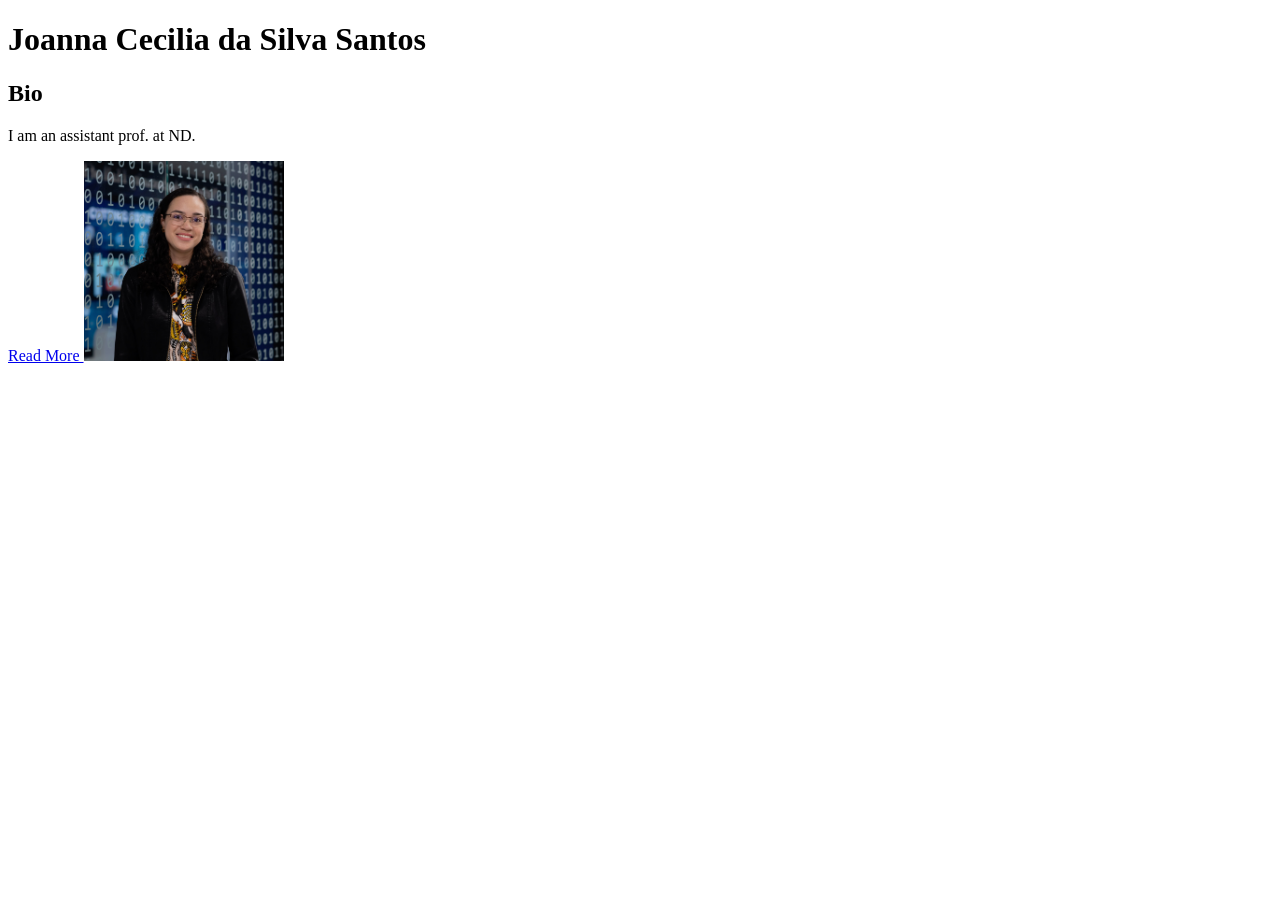
<file: Activities/Activity7/index.html>
<!doctype HTML>
<html>
	<head>
		<title>My personal website</title>
	</head>
	<body>
		<h1>Joanna Cecilia da Silva Santos</h1>

		<h2  class="myclass">Bio</h2>
		<p id="bio_paragraph" class="myclass">
			I am an assistant prof. at ND.
		</p>
		<div>
			
		</div>
		<a href="https://joannacss.github.io" target="_blank">
			Read More
		</a>
		<img src="gci-photo.jpg" height="200px" />
	</body>

</html>
</file>
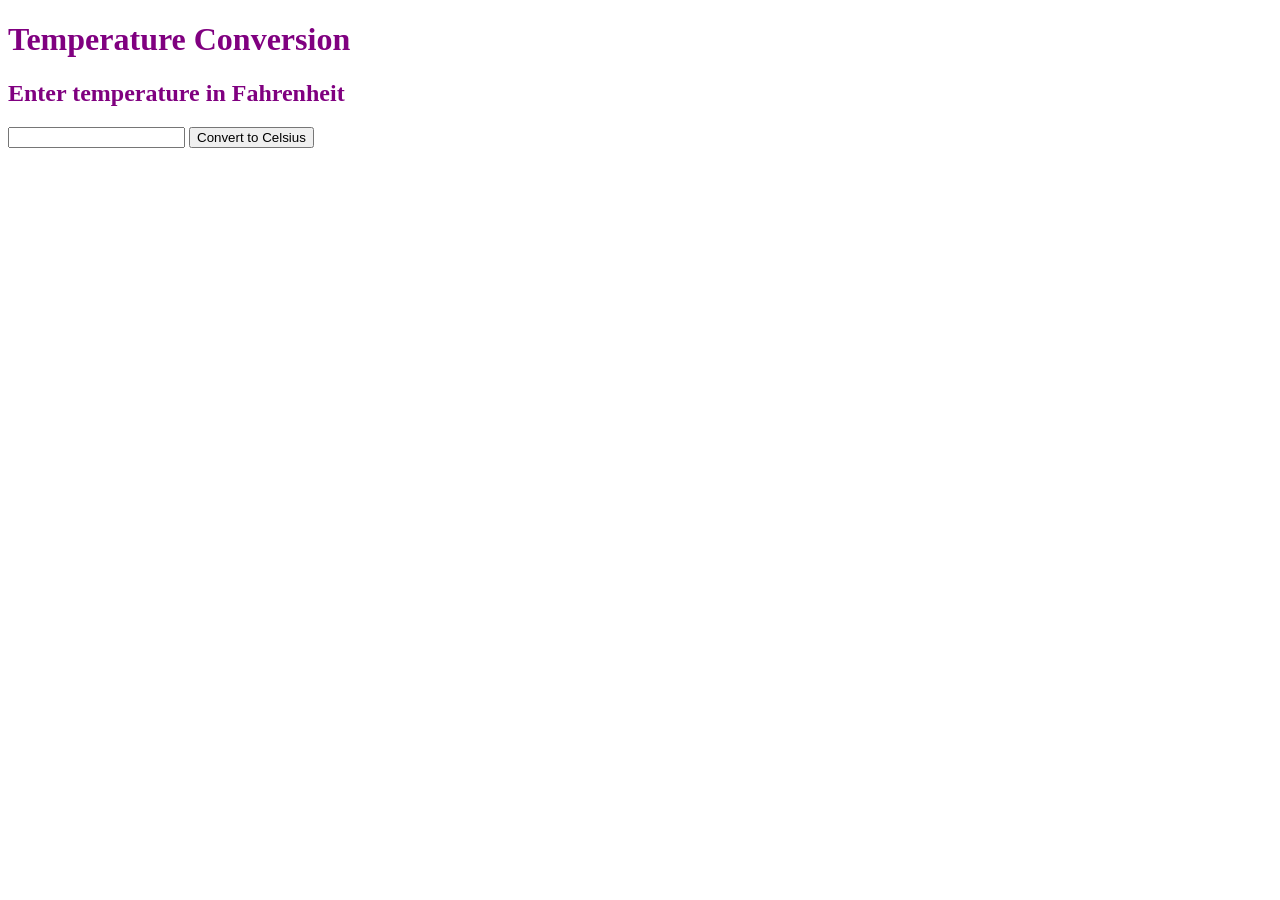
<file: HW/HW5/index.html>
<!DOCTYPE html>
<html>
   <head>
      <title>Temperature Conversion App</title>
      <link rel="stylesheet" href="weather.css">
   </head>
   <body>
      <h1>Temperature Conversion</h1>

      <div>
         <h2> Enter temperature in Fahrenheit</h2>
         <input id="temperature" name="temperature"></input>
         <button class="btn" onclick="toCelsius()">Convert to Celsius</button>
      </div>

      <div id="result-parent">
         The Temperature in Celsius is
         <span id="result"></span>
      </div>
      <script type="text/javascript" src="weather.js"></script>
   </body>
</html>
</file>
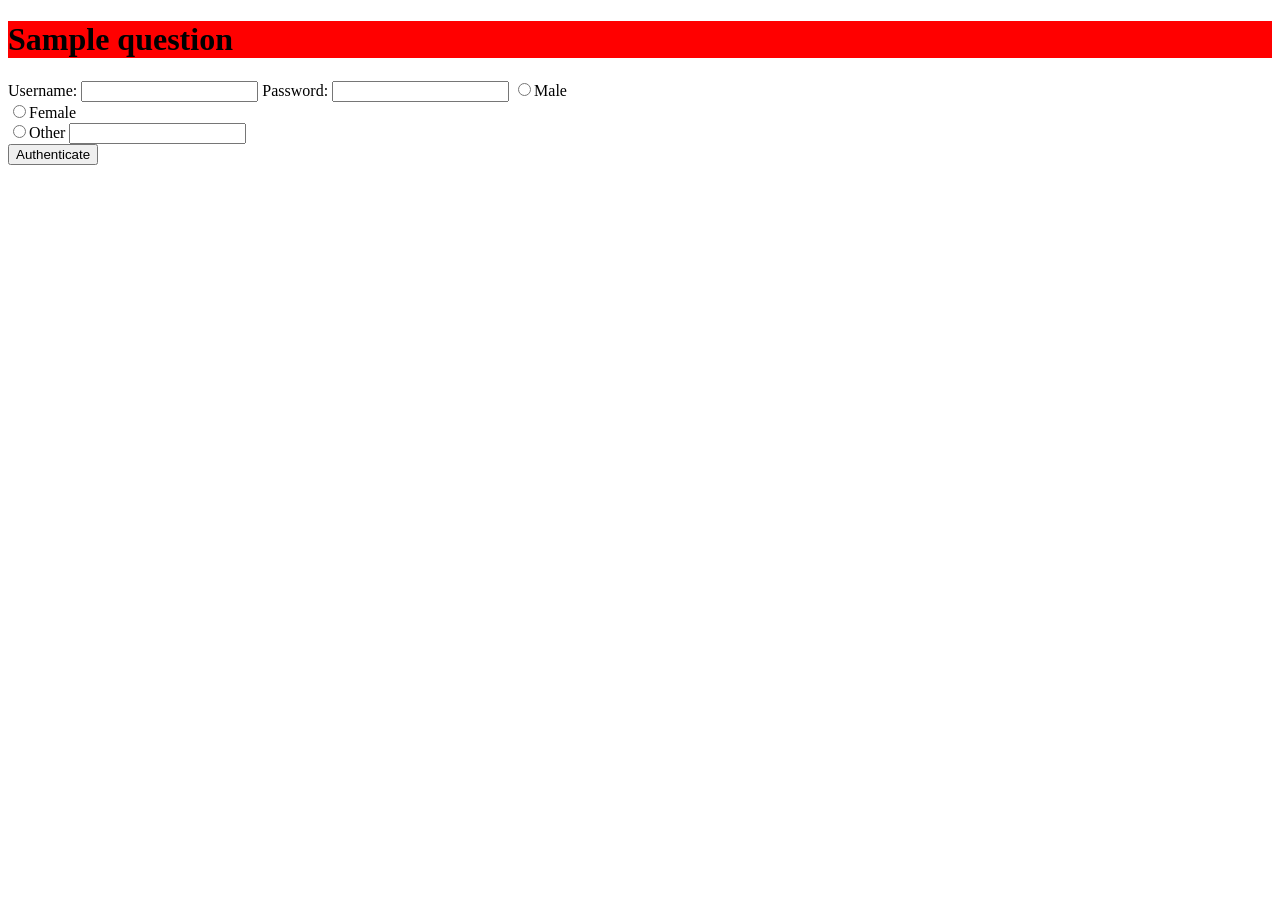
<file: Final/q10.html>
<!DOCTYPE html>
<html>
  <head>
    <style>
      h1 {
        background-color: red;
        font-weight: bold;
      }   
    </style>
    <script type="text/javascript">
      function authenticate () {
        let user = document.getElementById("username").value
        let pass = document.getElementById("password").value
        console.log(user, pass)
        var message = ''
        if (user == "CSE30332" && pass == "paradigms") {
            message = 'Authenticated!'
        }
        else {
            message = 'Authentication Error!'
        }
        var span_to_change = document.getElementById("auth_result");
        span_to_change.innerText = message;
      }
    </script>
  </head>
  <body>
    <h1>Sample question</h1>
    <div class="row">
      <form>
        <label for="username">Username:</label>
        <input type="text" name="username" id="username" />
        <label for="password">Password:</label>
        <input type="password" name="password" id="password" />
        <input type="radio" name="gender" value="male" />Male<br />
        <input type="radio" name="gender" value="female" />Female<br />
        <input type="radio" name="gender" value="other" />Other
        <input list="Options" />
        <datalist id="Options">
          <option value="Option1"></option>
          <option value="Option2"></option>
          <option value="Option3"></option>
        </datalist>        
      </form>
      <button onclick="authenticate()">Authenticate</button>
      <span id="auth_result"></span>
    </div>
  </body>
</html>
</file>
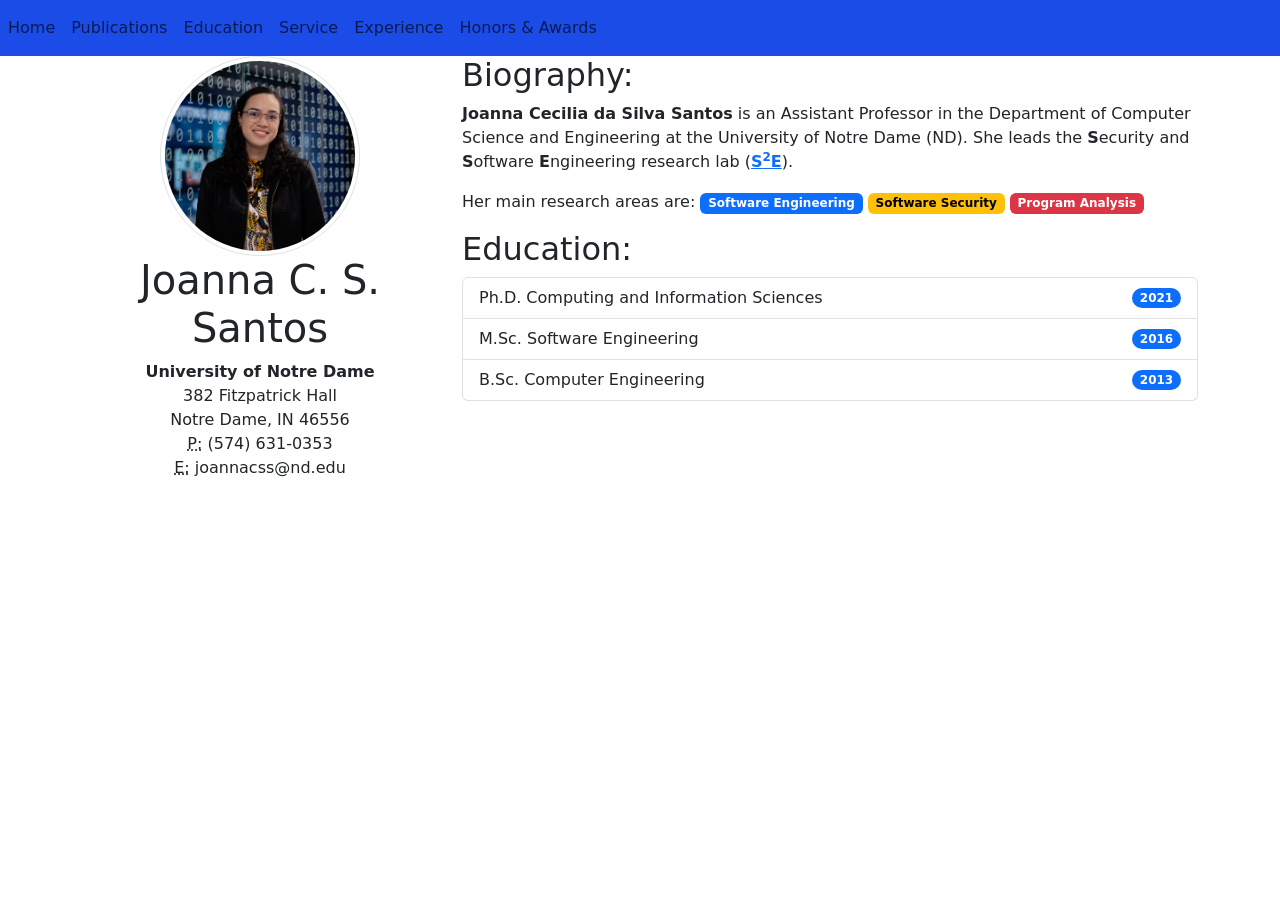
<file: Activities/Activity7/index_withbootstrap.html>
<!doctype html>
	<html lang="en">
	<head>
		<meta charset="utf-8">
		<meta name="viewport" content="width=device-width, initial-scale=1">
		<title>Prof. Santos' personal Website</title>
		<!-- Add Bootstrap CSS -->
		<link href="https://cdn.jsdelivr.net/npm/bootstrap@5.2.1/dist/css/bootstrap.min.css" rel="stylesheet" integrity="sha384-iYQeCzEYFbKjA/T2uDLTpkwGzCiq6soy8tYaI1GyVh/UjpbCx/TYkiZhlZB6+fzT" crossorigin="anonymous">
	</head>
	<body>
        <nav style="background-color: #1b4ce8;" class="navbar navbar-expand-lg navbar-light">
            <button class="navbar-toggler" type="button" data-toggle="collapse" data-target="#navbarSupportedContent" aria-controls="navbarSupportedContent" aria-expanded="false" aria-label="Toggle navigation">
              <span class="navbar-toggler-icon"></span>
            </button>
          
            <div class="collapse navbar-collapse" id="navbarSupportedContent">
              <ul class="navbar-nav mr-auto">
                <li class="nav-item">
                  <a class="nav-link" href="index.html">Home</a>
                </li>
                <li class="nav-item">
                  <a class="nav-link" href="pubications.html">Publications</a>
                </li>
                <li class="nav-item">
                    <a class="nav-link" href="education.html">Education</a>
                </li>
                <li class="nav-item">
                    <a class="nav-link" href="service.html">Service</a>
                </li>
                <li class="nav-item">
                    <a class="nav-link" href="experience.html">Experience</a>
                </li>
                <li class="nav-item">
                    <a class="nav-link" href="honorsandawards.html">Honors & Awards</a>
                </li>
              </ul>
            </div>
          </nav>
          


		<div class="container">
			<div class="row">
				<div class="col-4 text-center">
					<img width="200px" class="img-thumbnail rounded-circle" src="gci-photo.jpg" alt="Prof Santos' Profile Photo" >
					<h1>Joanna C. S. Santos</h1>
					<address>
						<strong>University of Notre Dame</strong><br>
						382 Fitzpatrick Hall<br>
						Notre Dame, IN 46556<br>
						<abbr title="Phone">P:</abbr> (574) 631-0353<br>
						<abbr title="E-mail">E:</abbr> joannacss@nd.edu
					</address>
				</div>
				<div class="col-8">
					
					<h2>Biography:</h2>
					
					<p class="">
						<b>Joanna Cecilia da Silva Santos</b> is an Assistant Professor in the Department of Computer Science and Engineering at the University of Notre Dame (ND). She leads the <b>S</b>ecurity and <b>S</b>oftware <b>E</b>ngineering research lab (<a href="https://s2e-lab.github.io/"><b>S<sup>2</sup>E</b></a>).
					</p>
					<p>
						Her main research areas are: 
						<span class="badge text-bg-primary">Software Engineering</span>
						<span class="badge text-bg-warning">Software Security</span>
						<span class="badge text-bg-danger">Program Analysis</span>	
					</p>

					<h2>Education:</h2>
					<ul class="list-group">
						<li class="list-group-item d-flex justify-content-between align-items-center">
							Ph.D. Computing and Information Sciences
							<span class="badge bg-primary rounded-pill">2021</span>
						</li>
						<li class="list-group-item d-flex justify-content-between align-items-center">
							M.Sc. Software Engineering
							<span class="badge bg-primary rounded-pill">2016</span>
						</li>
						<li class="list-group-item d-flex justify-content-between align-items-center">
							B.Sc. Computer Engineering
							<span class="badge bg-primary rounded-pill">2013</span>
						</li>
					</ul>
				</div>
			</div>
		</div>



		<!-- Import's Bootstrap JS -->
		<script src="https://cdn.jsdelivr.net/npm/bootstrap@5.2.1/dist/js/bootstrap.bundle.min.js" integrity="sha384-u1OknCvxWvY5kfmNBILK2hRnQC3Pr17a+RTT6rIHI7NnikvbZlHgTPOOmMi466C8" crossorigin="anonymous"></script>
	</body>
	</html>
</file>
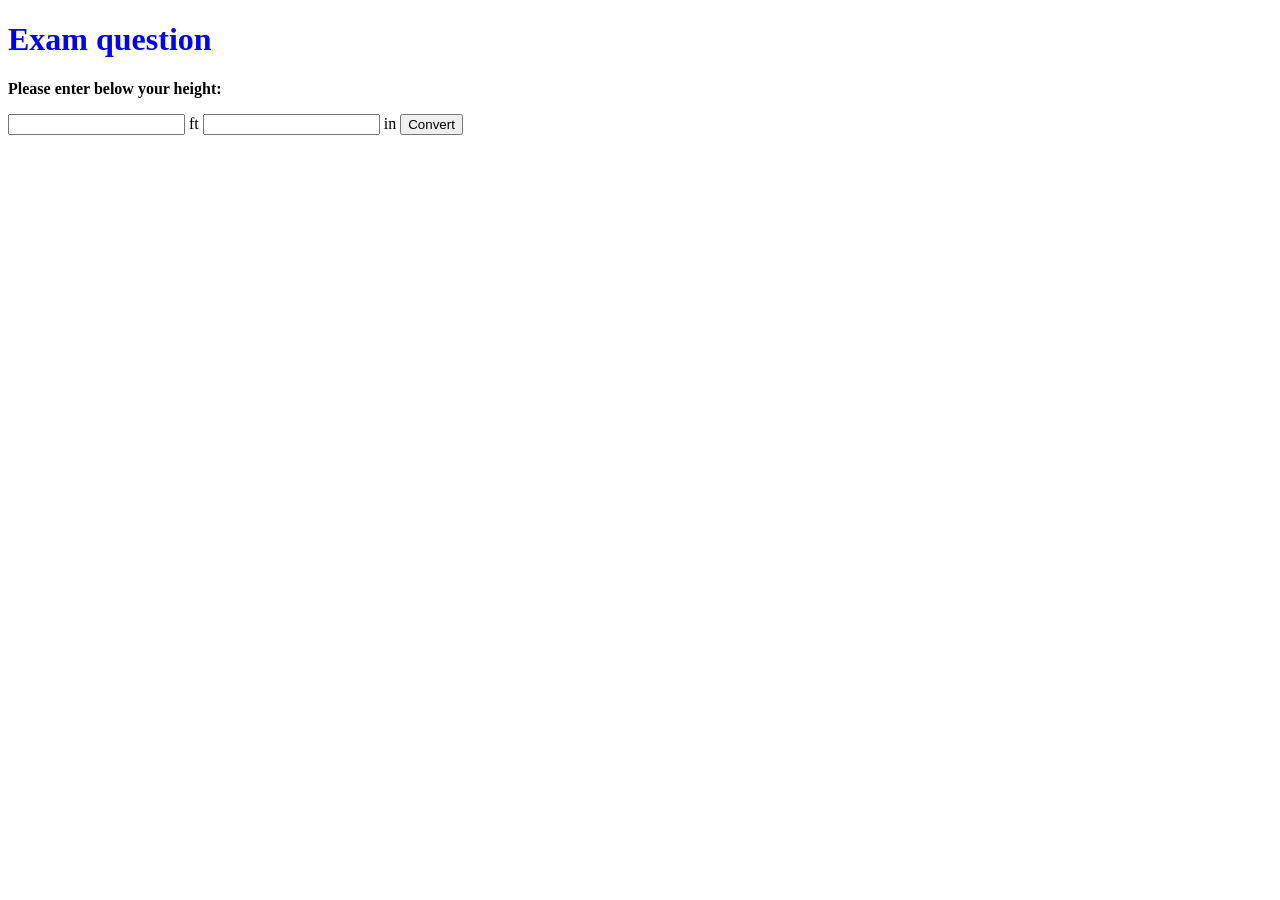
<file: Exam 2/ACTUAL EXAM/exam2.html>
<!DOCTYPE html>
<html>
  <head>
    <style>
      /* your answer comes here */  
      h1 {
        color: blue;
      } 
      .msg {
        font-weight: bold;
      }
    </style>
  </head>
<body>

  <h1>Exam question</h1>
  <div class="row">
    <p class="msg">Please enter below your height:</p>
    <input type="text" name="height_feet" id ="height_feet" /> ft
    <input type="text" name="height_inches" id= "height_inches" /> in
    <button onclick="convertHeight()">Convert</button>
  </div>
  <div class="row" style="display: none;">
    <p>Your height is <span id="cm"></span> cm.</p>
  </div>

</body>
</html>
</file>
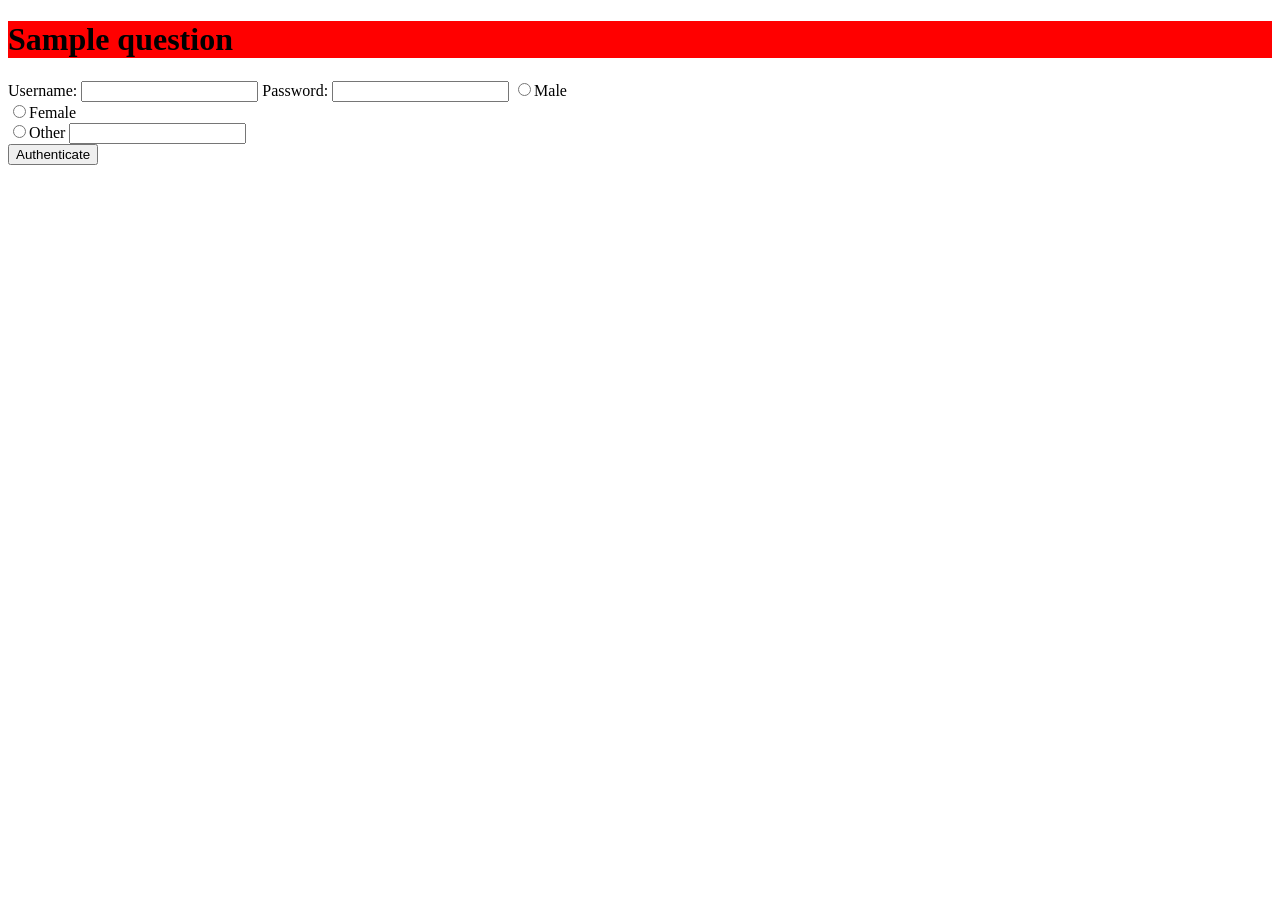
<file: Exam 2/MOCK/a.html>
<!DOCTYPE html>
<html>
  <head>
    <style>
      /* your implementation comes here */  
      h1 {
        background-color: red;
        font-weight: bold;
      } 
    </style>
    <script type="text/javascript">
      /* your implementation comes here */  
      function authenticate() {
        if (document.getElementById("username").value == "CSE30332" && document.getElementById("password").value == "paradigms") {
            var message = "Authenticated!";
        }
        else {
            var message = "Authentication Error!";
        }
        var span_to_change = document.getElementById("auth_result");
        span_to_change.innerText = message;
      }
    </script>
  </head>
  <body>
    <h1>Sample question</h1>
    <div class="row">
      <form>
        <label for="username">Username:</label>
        <input type="text" name="username" id="username" />
        <label for="password">Password:</label>
        <input type="password" name="password" id="password" />
        <input type="radio" name="gender" value="male" />Male<br />
        <input type="radio" name="gender" value="female" />Female<br />
        <input type="radio" name="gender" value="other" />Other
        <input list="Options" />
        <datalist id="Options">
          <option value="Option1"></option>
          <option value="Option2"></option>
          <option value="Option3"></option>
        </datalist>        
      </form>
      <button onclick="authenticate()">Authenticate</button>
      <span id="auth_result"></span>
    </div>
  </body>
</html>
</file>
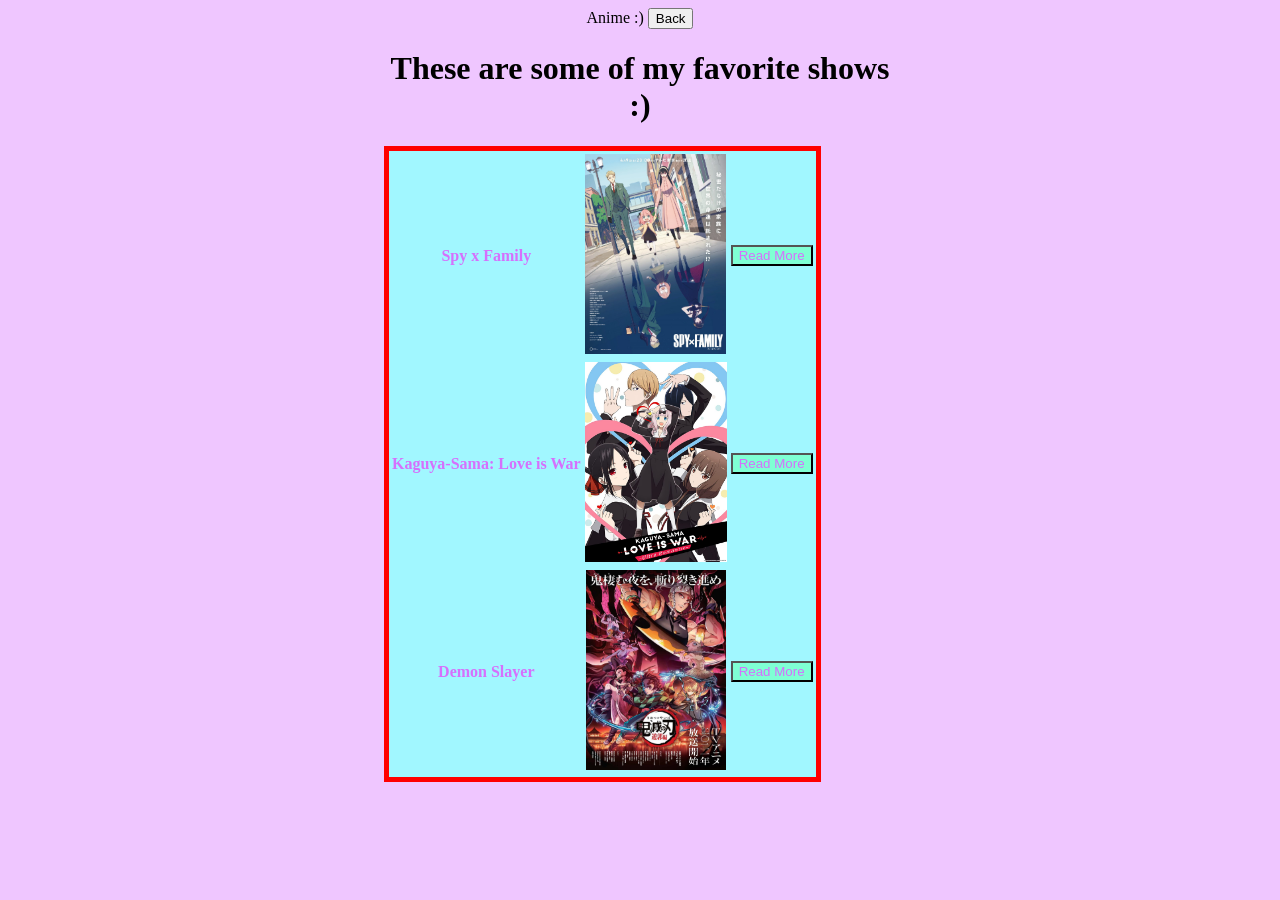
<file: HW/HW5/anime.html>
<!doctype HTML>
<html>
    <head>
        Anime :)
        <link rel="stylesheet" href="colors.css">
    </head>
    <body>
        <button class="btn" onclick="goBack()">Back</button>
        <h1>These are some of my favorite shows :)</h1>
        <table id="anime_table">
            <tr>
                <th>Spy x Family</th>
                <th><img src="./spyfam.jpg" height="200px" /></th>
                <th id="spyfam"><button class="moreInfo" onclick="expand(1)">Read More</button></th>
            </tr>
            <tr>
                <th>Kaguya-Sama: Love is War</th>
                <th><img src="./kaguya.jpg" height="200px" /></th>
                <th id="kaguya"><button class="moreInfo" onclick="expand(2)">Read More</button></th>
            </tr>
            <tr>
                <th>Demon Slayer</th>
                <th><img src="./demonslayer.jpg" height="200px" /></th>
                <th id="demonslayer"><button class="moreInfo" onclick="expand(3)">Read More</button></th>
            </tr>
        </table>
        <script type="text/javascript" src="anime.js"></script>
    </body>
</html>
</file>
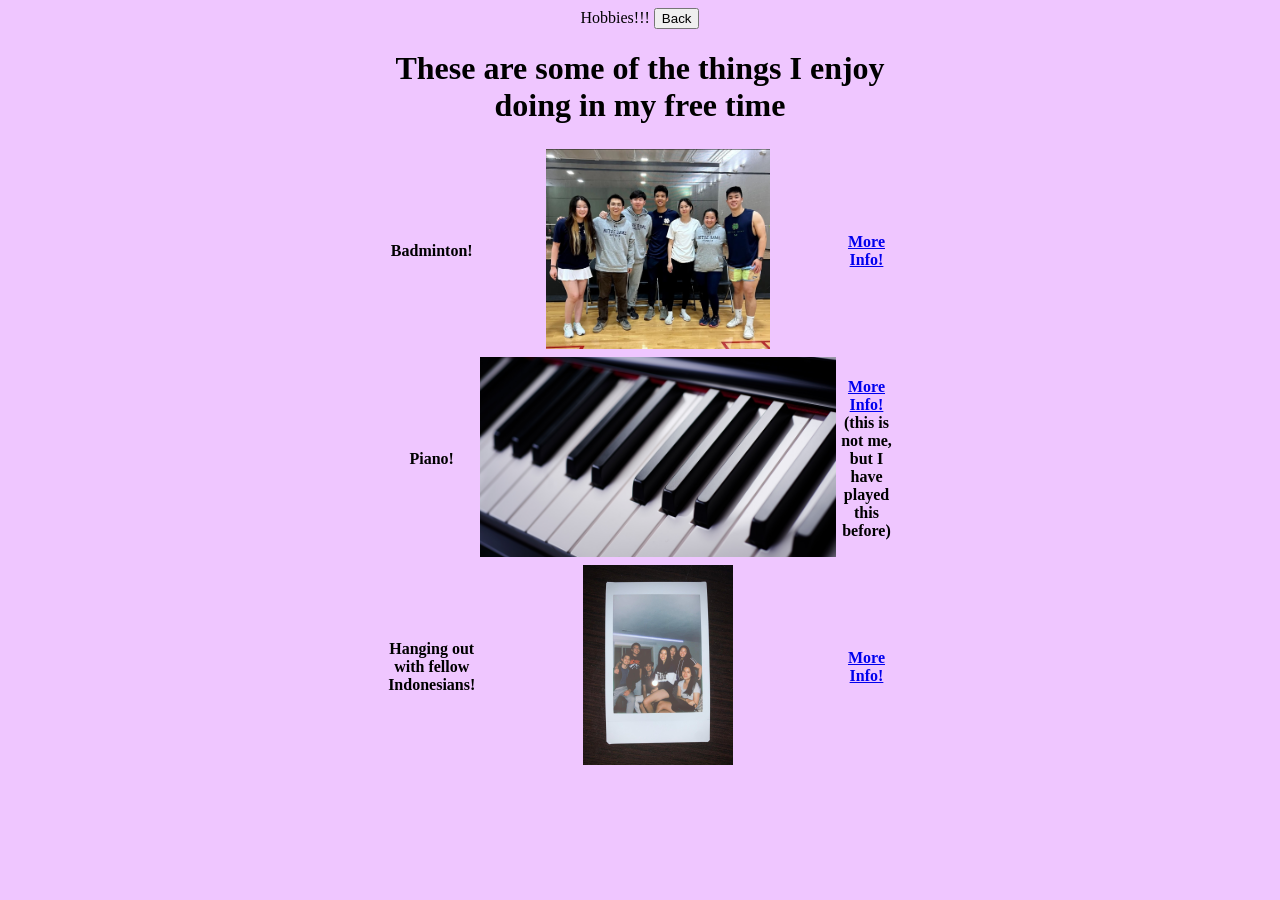
<file: HW/HW5/hobbies.html>
<!doctype HTML>
<html>
    <head>
        Hobbies!!!
        <link rel="stylesheet" href="colors.css">
    </head>
    <body>
        <button class="btn" onclick="goBack()">Back</button>
        <h1>These are some of the things I enjoy doing in my free time</h1>
        <table>
            <tr>
                <th>Badminton!</th>
                <th><img src="./badminton.jpg" height="200px" /></th>
                <th id="badminton"><a href="https://www.youtube.com/watch?v=UyLIi-TbcFc&ab_channel=NinhLy">More Info!</a></th>
            </tr>
            <tr>
                <th>Piano!</th>
                <th><img src="./piano.jpg" height="200px" /></th>
                <th id="piano"><a href="https://www.youtube.com/watch?v=1oMm_n38OxQ&ab_channel=Sheetmusic2print">More Info!</a>(this is not me, but I have played this before)</th>
            </tr>
            <tr>
                <th>Hanging out with fellow Indonesians!</th>
                <th><img src="./isa.jpg" height="200px" /></th>
                <th id="isa"><a href="https://en.wikipedia.org/wiki/Indonesian_Americans">More Info!</a></th>




            </tr>
        </table>
        <script type="text/javascript" src="anime.js"></script>
    </body>
</html>
</file>
<file: HW/HW5/weather.css>
/* Selects all <h1> and <h2> elements in the page */
h1, h2 {color:  purple;}

/* Selects the HTML element with id = "result-parent" */
#result-parent {
	font-size: 12pt; 
	visibility: hidden; /* element is initially hidden */
}

/* Selects all the "div" elements whose class = "myparagraph" */
div.myparagraph { color:  red; }
</file>
<file: HW/HW5/colors.css>
body {
    background-color: #efc6ff;
    margin-left: 30%;
    margin-right: 30%;
    text-align: center;
}
#anime_table {
    color: #d570fc;
    background-color: #a1f7ff;
    border: 5px solid red;
    text-align: center;
}
.moreInfo {
    color: #d570fc;
    background-color: aquamarine;
    font-family: 'Lucida Sans', 'Lucida Sans Regular', 'Lucida Grande', 'Lucida Sans Unicode', Geneva, Verdana, sans-serif;
}
</file>
